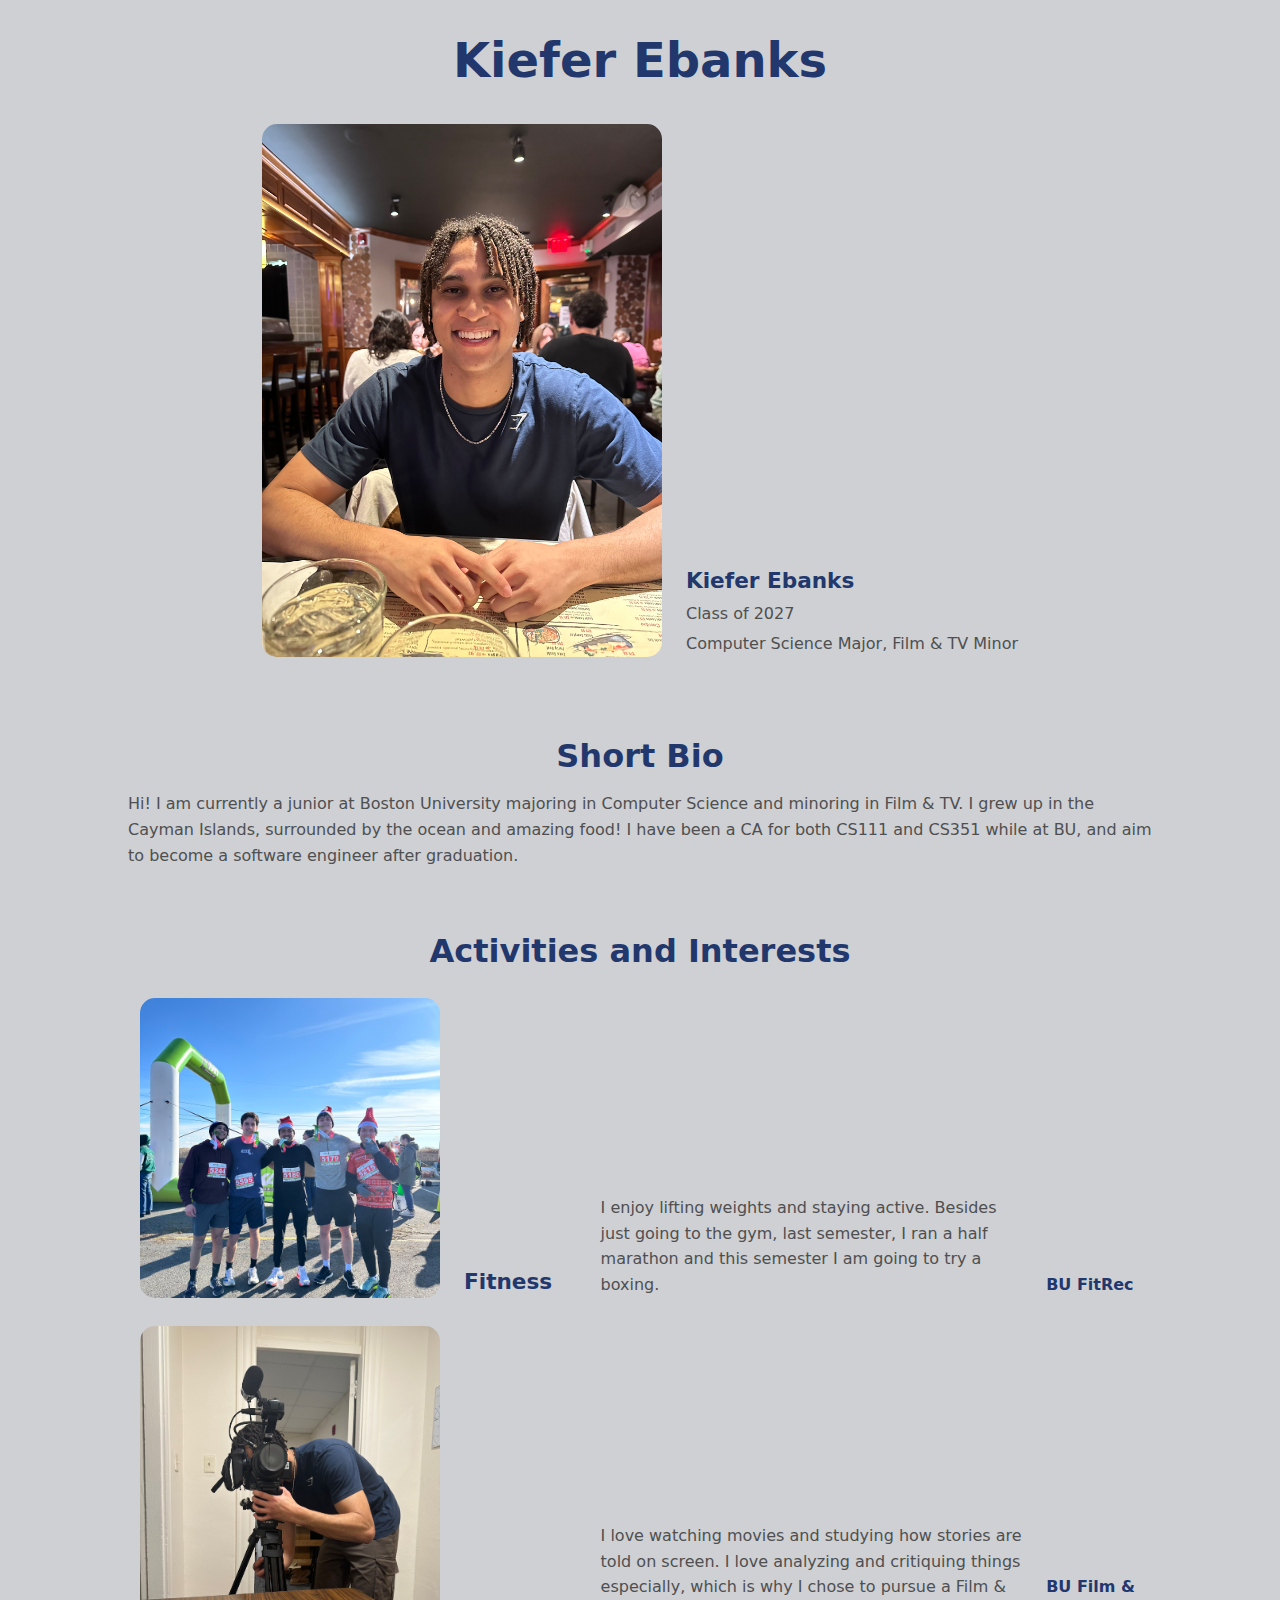
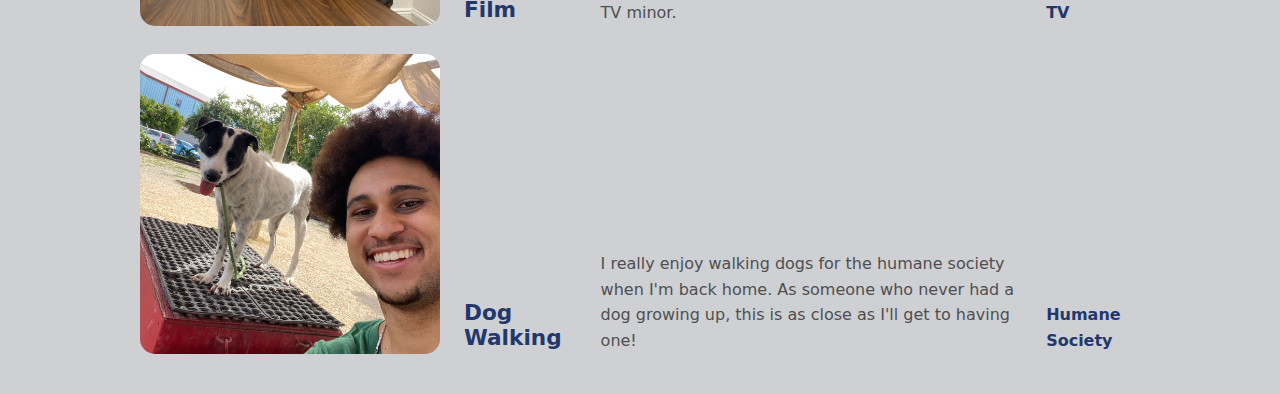
<file: Personal Website/index.html>
<!DOCTYPE html>
<html lang="en">
    <head>
        <meta charset="UTF-8">
        <title>Kiefer Ebanks</title>

        <!-- Link to CSS file for styling -->
        <link rel="stylesheet" href="styles.css">
    </head>

    <body>
        <h1>Kiefer Ebanks</h1>

        <!-- Intro table: photo on the left, basic info on the right -->
        <table class="intro-table">
            <tr>
                <td>
                    <img src="MePic.jpg" alt="Kiefer Ebanks" width="400">
                </td>

                <!-- Right column: name, class year, and major -->
                <td class="intro-text">
                    <h3 class="name-header">Kiefer Ebanks</h3>
                    <p>Class of 2027</p>
                    <p>Computer Science Major, Film & TV Minor</p>
                </td>
            </tr>
        </table>

        <!-- Short Bio section -->
        <h2>Short Bio</h2>
        <p>
            Hi! I am currently a junior at Boston University majoring in Computer Science and minoring in Film & TV.
            I grew up in the Cayman Islands, surrounded by the ocean and amazing food! I have been a CA for both CS111
             and CS351 while at BU, and aim to become a software engineer after graduation.
        </p>

        <!-- Activities and Interests section -->
        <h2>Activities and Interests</h2>
        <table class="activities-table">
            <tr>
                <td>
                    <img src="HalfPic.jpg" alt="Half-marathon" width="300">
                </td>
                <td>
                    <h3>Fitness</h3>
                </td>
                <td>
                    <p>
                        I enjoy lifting weights and staying active. Besides just going to the gym, last semester, I ran a half marathon and this semester I am going to try a boxing.
                    </p>
                </td>
                <td>
                    <p>
                        <a href="https://www.bu.edu/fitrec/files/2023/12/PDP-FT-130-A1-B1-C1-Boxing.-Spring-2024.pdf" target="_blank">BU FitRec</a>
                    </p>
                </td>
            </tr>

            <tr>
                <td>
                    <img src="CamPic.jpg" alt="Camera" width="300">
                </td>
                <td>
                    <h3>Film</h3>
                </td>
                <td>
                    <p>
                        I love watching movies and studying how stories are told on screen. I love analyzing and critiquing things especially, which is why I chose to pursue a Film & TV minor.
                    </p>
                </td>
                <td>
                    <p>
                        <a href="https://www.bu.edu/com/ftv/" target="_blank">BU Film & TV</a>
                    </p>
                </td>
            </tr>

            <tr>
                <td>
                    <img src="Dog Walking.JPG" alt="Dog Walking" width="300">
                </td>
                <td>
                    <h3>Dog Walking</h3>
                </td>
                <td>
                    <p>
                        I really enjoy walking dogs for the humane society when I'm back home. As someone who never had a dog growing up, this is as close as I'll get to having one!
                    </p>
                </td>
                <td>
                    <p>
                        <a href="https://caymanhumane.org/" target="_blank">Humane Society</a>
                    </p>
                </td>
            </tr>
        </table>
    </body>
</html>
</file>
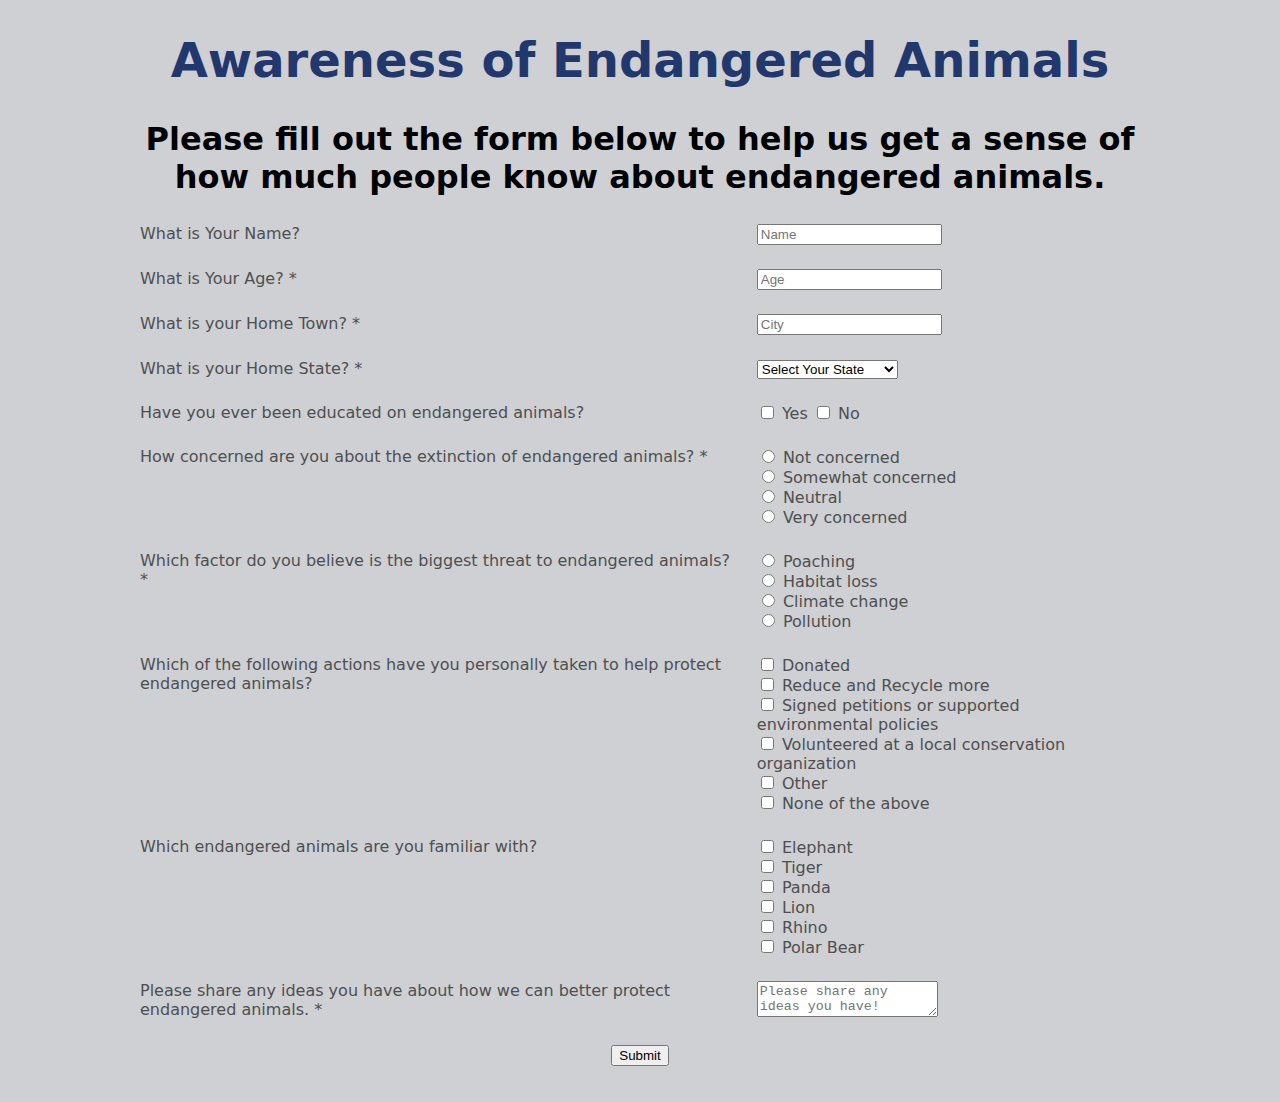
<file: Personal Website/survey.html>
<!DOCTYPE html>
<html lang="en">
<head>
    <meta charset="UTF-8">
    <meta name="viewport" content="width=device-width, initial-scale=1.0">
    <title>Survey Form</title>
    <link rel="stylesheet" href="styles.css">
</head>
<body>
    <h1>Awareness of Endangered Animals</h1>
    <h2 class="survey-header">Please fill out the form below to help us get a sense of how much people know about endangered animals.</h2>
    <form action="https://cs-webapps.bu.edu/cgi-bin/util/formmailer.py" method="POST">
        <input type="hidden" name="mailto" value="kebanks@bu.edu">
        <table>
            <tr>
                <td><label for="name">What is Your Name?</label></td>
                <td><input type="text" id="name" name="name" placeholder="Name"></td>
            </tr>
            <tr>
                <td><label for="age">What is Your Age? *</label></td>
                <td><input type="number" id="age" name="age" placeholder="Age" required></td>
            </tr>
            <tr>
                <td><label>What is your Home Town? *</label></td>
                <td><input type="text" id="town" name="hometown" placeholder="City" required></td>
            </tr>
            <tr>
                <td><label>What is your Home State? *</label></td>
                <td>
                    <select name="state" required>
                        <option value="">Select Your State</option>
                        <option value="AL">Alabama</option>
                        <option value="AK">Alaska</option>
                        <option value="AZ">Arizona</option>
                        <option value="AR">Arkansas</option>
                        <option value="CA">California</option>
                        <option value="CO">Colorado</option>
                        <option value="CT">Connecticut</option>
                        <option value="DE">Delaware</option>
                        <option value="DC">District Of Columbia</option>
                        <option value="FL">Florida</option>
                        <option value="GA">Georgia</option>
                        <option value="HI">Hawaii</option>
                        <option value="ID">Idaho</option>
                        <option value="IL">Illinois</option>
                        <option value="IN">Indiana</option>
                        <option value="IA">Iowa</option>
                        <option value="KS">Kansas</option>
                        <option value="KY">Kentucky</option>
                        <option value="LA">Louisiana</option>
                        <option value="ME">Maine</option>
                        <option value="MD">Maryland</option>
                        <option value="MA">Massachusetts</option>
                        <option value="MI">Michigan</option>
                        <option value="MN">Minnesota</option>
                        <option value="MS">Mississippi</option>
                        <option value="MO">Missouri</option>
                        <option value="MT">Montana</option>
                        <option value="NE">Nebraska</option>
                        <option value="NV">Nevada</option>
                        <option value="NH">New Hampshire</option>
                        <option value="NJ">New Jersey</option>
                        <option value="NM">New Mexico</option>
                        <option value="NY">New York</option>
                        <option value="NC">North Carolina</option>
                        <option value="ND">North Dakota</option>
                        <option value="OH">Ohio</option>
                        <option value="OK">Oklahoma</option>
                        <option value="OR">Oregon</option>
                        <option value="PA">Pennsylvania</option>
                        <option value="RI">Rhode Island</option>
                        <option value="SC">South Carolina</option>
                        <option value="SD">South Dakota</option>
                        <option value="TN">Tennessee</option>
                        <option value="TX">Texas</option>
                        <option value="UT">Utah</option>
                        <option value="VT">Vermont</option>
                        <option value="VA">Virginia</option>
                        <option value="WA">Washington</option>
                        <option value="WV">West Virginia</option>
                        <option value="WI">Wisconsin</option>
                        <option value="WY">Wyoming</option>
                    </select>
                </td>
            </tr>
            <tr>
                <td><label>Have you ever been educated on endangered animals?</label></td>
                <td>
                    <input type="checkbox" id="yes" name="education" value="yes">
                    <label for="yes">Yes</label>
                    <input type="checkbox" id="no" name="education" value="no">
                    <label for="no">No</label>
                </td>
            </tr>
            <tr>
                <td><label>How concerned are you about the extinction of endangered animals? *</label></td>
                <td>
                    <input type="radio" id="not-concerned" name="concern" value="Not concerned" required>
                    <label for="not-concerned">Not concerned</label><br>
                    <input type="radio" id="somewhat-concerned" name="concern" value="somewhat concerned">
                    <label for="somewhat-concerned">Somewhat concerned</label><br>
                    <input type="radio" id="neutral" name="concern" value="neutral">
                    <label for="neutral">Neutral</label><br>
                    <input type="radio" id="very-concerned" name="concern" value="very concerned">
                    <label for="very-concerned">Very concerned</label><br>
                </td>
            </tr>
            <tr>
                <td><label>Which factor do you believe is the biggest threat to endangered animals? *</label></td>
                <td>
                    <input type="radio" id="poaching" name="threat" value="poaching" required>
                    <label for="poaching">Poaching</label><br>
                    <input type="radio" id="habitat-loss" name="threat" value="habitat-loss">
                    <label for="habitat-loss">Habitat loss</label><br>
                    <input type="radio" id="climate-change" name="threat" value="climate-change">
                    <label for="climate-change">Climate change</label><br>
                    <input type="radio" id="pollution" name="threat" value="pollution">
                    <label for="pollution">Pollution</label><br>
                </td>
            </tr>
            <tr>
                <td><label>Which of the following actions have you personally taken to help protect endangered animals?</label></td>
                <td>
                    <input type="checkbox" id="donated" name="conservation-efforts" value="donated">
                    <label for="donated">Donated</label><br>
                    <input type="checkbox" id="reduce-recycle" name="conservation-efforts" value="reduce-recycle">
                    <label for="reduce-recycle">Reduce and Recycle more</label><br>
                    <input type="checkbox" id="petitions" name="conservation-efforts" value="petitions">
                    <label for="petitions">Signed petitions or supported environmental policies</label><br>
                    <input type="checkbox" id="volunteer" name="conservation-efforts" value="volunteer">
                    <label for="volunteer">Volunteered at a local conservation organization</label><br>
                    <input type="checkbox" id="other" name="conservation-efforts" value="other">
                    <label for="other">Other</label><br>
                    <input type="checkbox" id="none" name="conservation-efforts" value="none">
                    <label for="none">None of the above</label>
                </td>
            </tr>
            <tr>
                <td><label>Which endangered animals are you familiar with?</label></td>
                <td>
                    <input type="checkbox" id="elephant" name="familiarity" value="elephant">
                    <label for="elephant">Elephant</label><br>
                    <input type="checkbox" id="tiger" name="familiarity" value="tiger">
                    <label for="tiger">Tiger</label><br>
                    <input type="checkbox" id="panda" name="familiarity" value="panda">
                    <label for="panda">Panda</label><br>
                    <input type="checkbox" id="lion" name="familiarity" value="lion">
                    <label for="lion">Lion</label><br>
                    <input type="checkbox" id="rhino" name="familiarity" value="rhino">
                    <label for="rhino">Rhino</label><br>
                    <input type="checkbox" id="polar-bear" name="familiarity" value="polar-bear">
                    <label for="polar-bear">Polar Bear</label><br>
                </td>
            </tr>
            <tr>
                <td><label for="comments">Please share any ideas you have about how we can better protect endangered animals. *</label></td>
                <td><textarea id="comments" name="comments" placeholder="Please share any ideas you have!" required></textarea></td>
            </tr>
            <tr>
                <td colspan="2" style="text-align: center;">
                    <button type="submit">Submit</button>
                </td>
            </tr>
        </table>
    </form>
</body>
</html>
</file>
<file: Personal Website/styles.css>
body {
    background-color: #ced0d4;
    color: #4f4f50;
    font-family: system-ui, -apple-system, BlinkMacSystemFont, "Segoe UI", sans-serif;
    margin: 0;
    padding: 0 10%;
}

h1 {
    text-align: center;
    font-size: 3rem;
    margin-top: 2rem;
    margin-bottom: 1.5rem;
    color: #22386d;
}

h2 {
    margin-top: 2rem;
    margin-bottom: 0.75rem;
    font-size: 2rem;
    color: #22386d;
    padding-bottom: 0.25rem;
    text-align: center;
}

h3 {
    margin: 0 0 0.5rem 0;
    font-size: 1.35rem;
    color: #22386d;
}

p {
    line-height: 1.6;
    font-size: 1rem;
    margin: 0.3rem 0;
}

table {
    width: 100%;
    border-collapse: collapse;
    margin-bottom: 1.5rem;
}

td {
    vertical-align: top;
    padding: 0.75rem;
}

img {
    border-radius: 15px;
}

a {
    color: #22386d;
    text-decoration: none;
    font-weight: 600;
}

a:hover,
a:focus {
    color: #ffffff;
    text-decoration: underline;
}

.name-header {
    color: #22386d; /* A different shade for the name header */
}

.intro-table {
    /* Reduce horizontal padding on table cells to bring image and text closer */
    width: auto;
    margin: 0 auto 4rem auto;
}

.intro-table td {
    padding: 0.75rem 0.5rem;
    vertical-align: bottom;
}

.intro-table td:first-child {
    padding-right: 0.75rem;
}

.intro-table td:last-child {
    padding-left: 0.75rem;
}

.activities-table td {
    vertical-align: bottom;
}

.activities-table img {
    width: 300px;
    height: 300px;
    object-fit: cover;
}

.intro-table intro-info {
    font-size: 1.1rem;
}

h2:first-of-type + p {
    margin-bottom: 4rem;
}

.survey-header {
    color: #000102;
}
</file>
